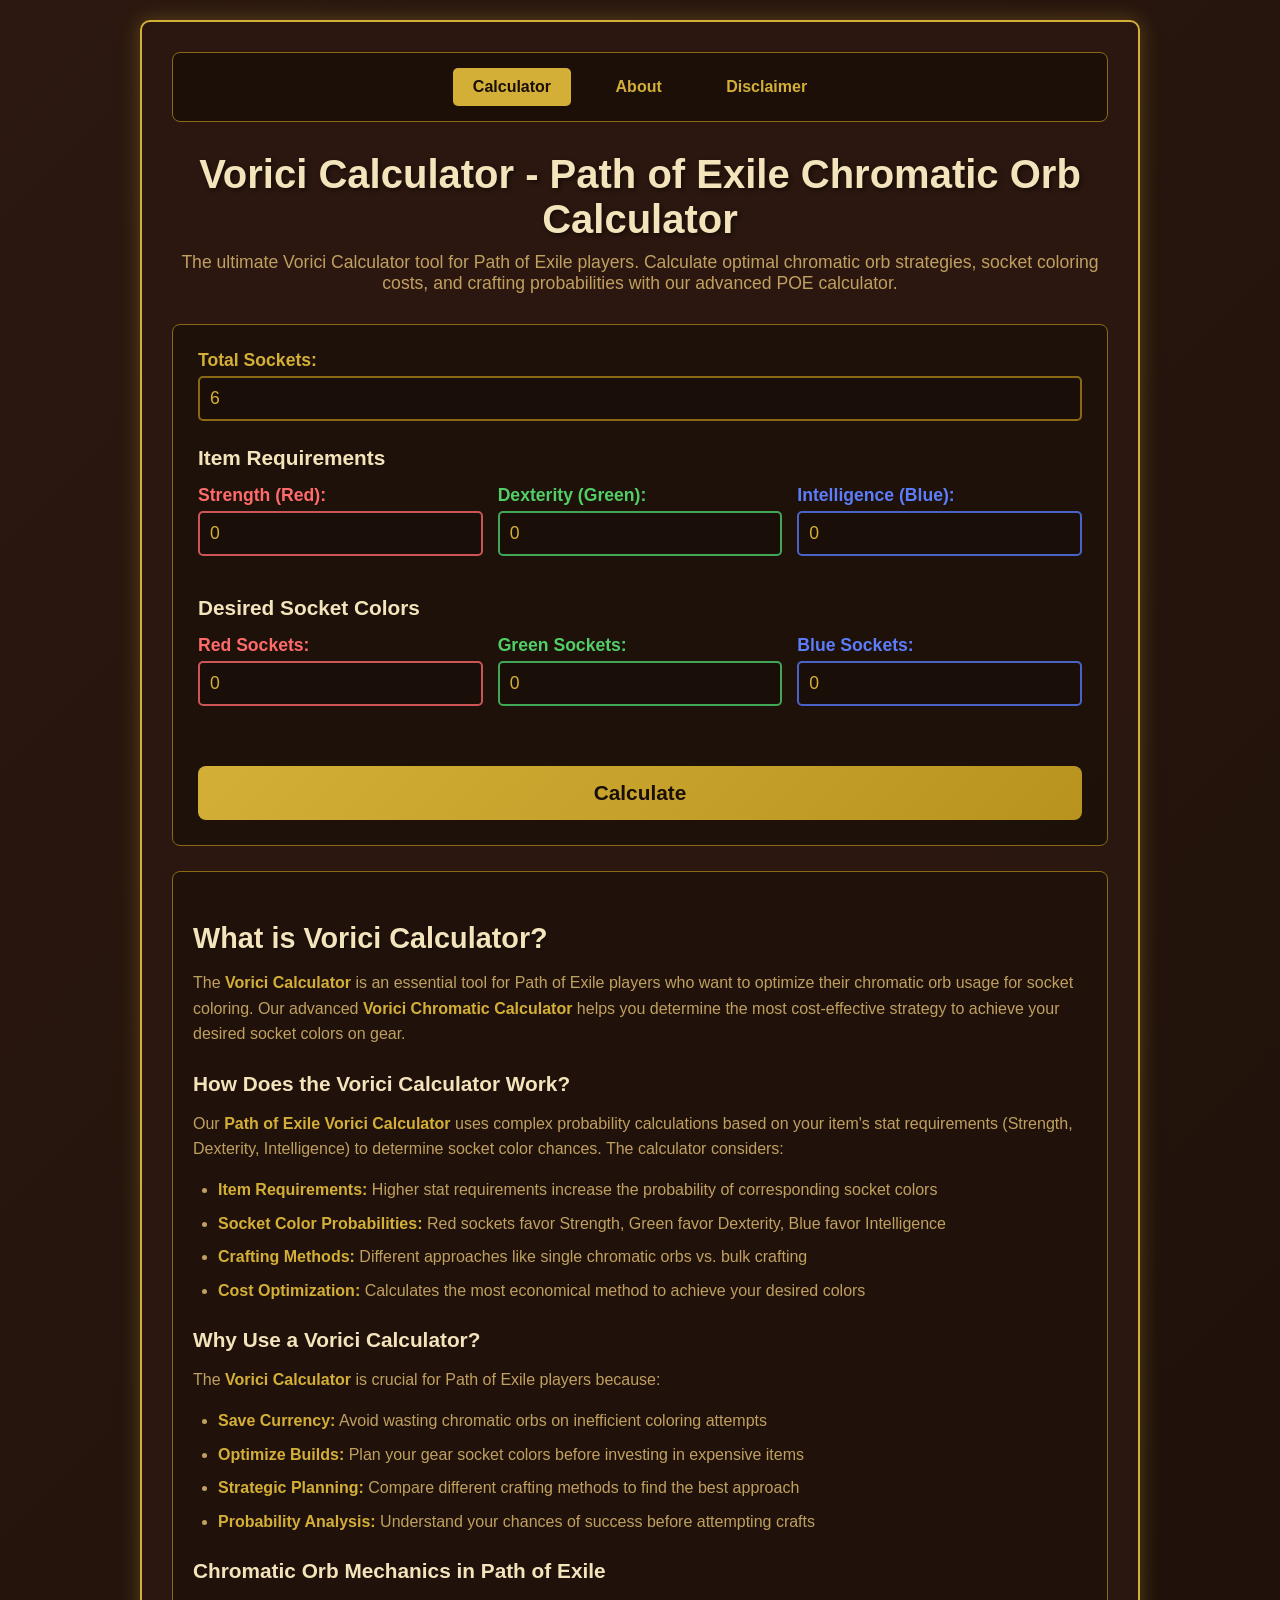
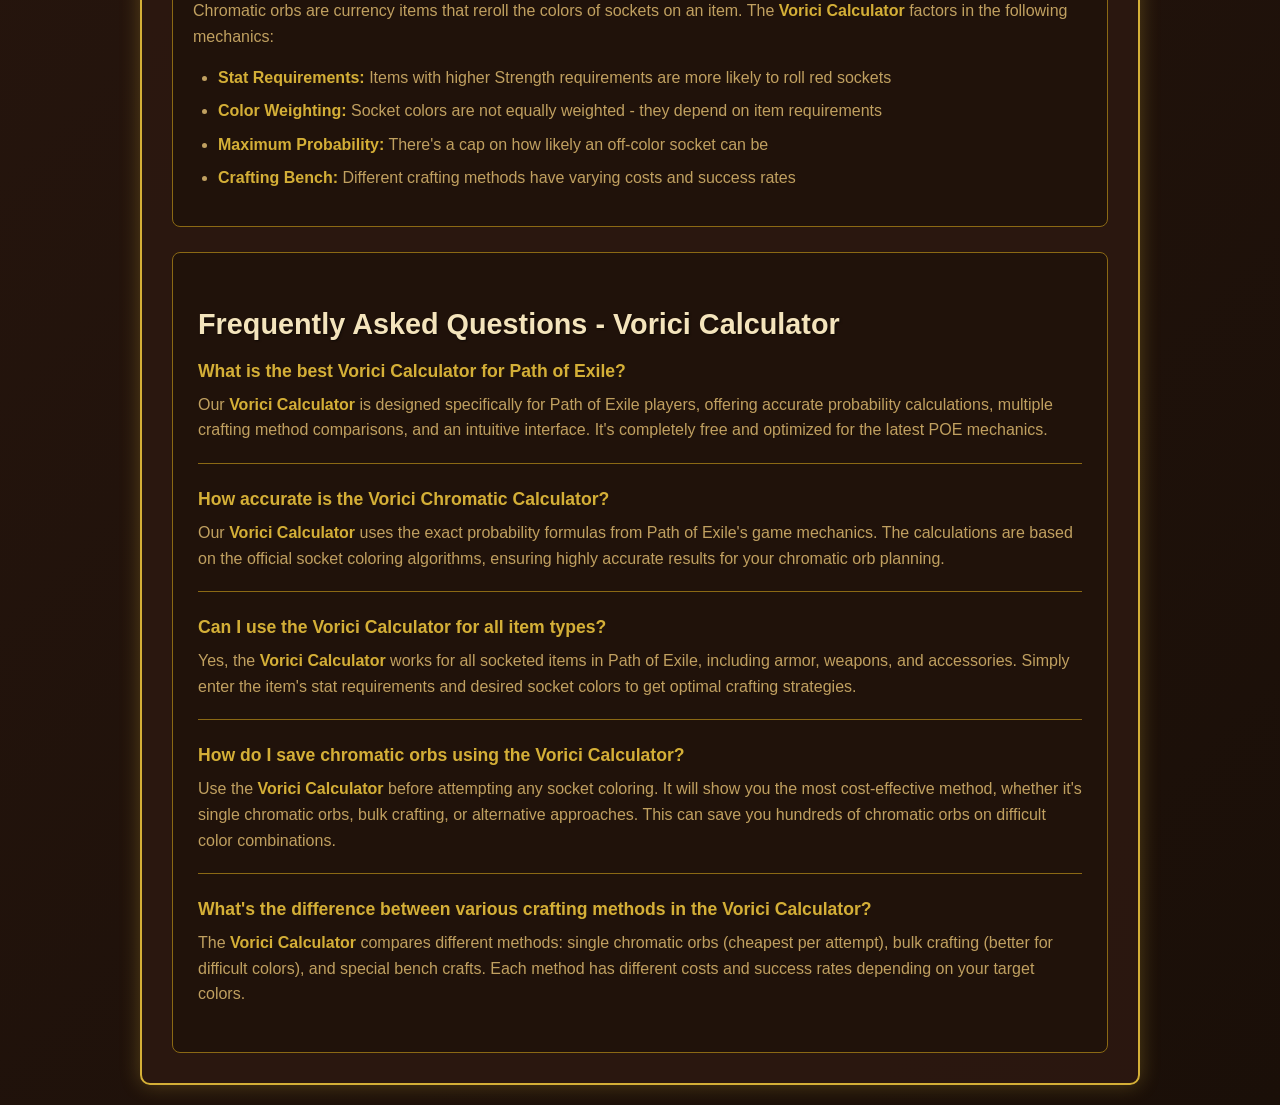
<file: index.html>
<!DOCTYPE html>
<html lang="en">
<head>
    <meta charset="UTF-8">
    <meta name="viewport" content="width=device-width, initial-scale=1.0">
    <title>Vorici Calculator - Best Path of Exile Chromatic Orb Calculator Tool</title>
    <meta name="description" content="Free Vorici Calculator for Path of Exile players. Calculate optimal chromatic orb strategies, socket coloring costs, and crafting probabilities. Best POE Vorici Chromatic Calculator online.">
    <meta name="keywords" content="Vorici Calculator, Path of Exile, chromatic orb calculator, POE calculator, socket coloring, vorici chromatic calculator, path of exile tools">
    <link rel="stylesheet" href="style.css">
</head>
<body>
    <div class="container">
        <nav class="navigation">
            <a href="index.html" class="nav-link active">Calculator</a>
            <a href="about.html" class="nav-link">About</a>
            <a href="disclaimer.html" class="nav-link">Disclaimer</a>
        </nav>
        
        <h1>Vorici Calculator - Path of Exile Chromatic Orb Calculator</h1>
        <p class="description">The ultimate Vorici Calculator tool for Path of Exile players. Calculate optimal chromatic orb strategies, socket coloring costs, and crafting probabilities with our advanced POE calculator.</p>
        
        <div class="input-section">
            <div class="input-group">
                <label for="totalSockets">Total Sockets:</label>
                <input type="number" id="totalSockets" min="1" max="6" value="6">
            </div>
            
            <div class="requirements-section">
                <h3>Item Requirements</h3>
                <div class="requirement-inputs">
                    <div class="input-group red">
                        <label for="strReq">Strength (Red):</label>
                        <input type="number" id="strReq" min="0" value="0">
                    </div>
                    <div class="input-group green">
                        <label for="dexReq">Dexterity (Green):</label>
                        <input type="number" id="dexReq" min="0" value="0">
                    </div>
                    <div class="input-group blue">
                        <label for="intReq">Intelligence (Blue):</label>
                        <input type="number" id="intReq" min="0" value="0">
                    </div>
                </div>
            </div>
            
            <div class="desired-section">
                <h3>Desired Socket Colors</h3>
                <div class="desired-inputs">
                    <div class="input-group red">
                        <label for="redSockets">Red Sockets:</label>
                        <input type="number" id="redSockets" min="0" max="6" value="0">
                    </div>
                    <div class="input-group green">
                        <label for="greenSockets">Green Sockets:</label>
                        <input type="number" id="greenSockets" min="0" max="6" value="0">
                    </div>
                    <div class="input-group blue">
                        <label for="blueSockets">Blue Sockets:</label>
                        <input type="number" id="blueSockets" min="0" max="6" value="0">
                    </div>
                </div>
            </div>
            
            <button id="calculateBtn" class="calculate-btn">Calculate</button>
        </div>
        
        <div class="results-section" id="resultsSection" style="display: none;">
            <h3>Results</h3>
            <table id="resultsTable">
                <thead>
                    <tr>
                        <th>Craft Type</th>
                        <th>Average Cost</th>
                        <th>Success Chance</th>
                        <th>Average Attempts</th>
                        <th>Cost per Try</th>
                    </tr>
                </thead>
                <tbody id="resultsBody">
                </tbody>
            </table>
        </div>
        
        <div class="info-section">
            <h2>What is Vorici Calculator?</h2>
            <p>The <strong>Vorici Calculator</strong> is an essential tool for Path of Exile players who want to optimize their chromatic orb usage for socket coloring. Our advanced <strong>Vorici Chromatic Calculator</strong> helps you determine the most cost-effective strategy to achieve your desired socket colors on gear.</p>
            
            <h3>How Does the Vorici Calculator Work?</h3>
            <p>Our <strong>Path of Exile Vorici Calculator</strong> uses complex probability calculations based on your item's stat requirements (Strength, Dexterity, Intelligence) to determine socket color chances. The calculator considers:</p>
            <ul>
                <li><strong>Item Requirements:</strong> Higher stat requirements increase the probability of corresponding socket colors</li>
                <li><strong>Socket Color Probabilities:</strong> Red sockets favor Strength, Green favor Dexterity, Blue favor Intelligence</li>
                <li><strong>Crafting Methods:</strong> Different approaches like single chromatic orbs vs. bulk crafting</li>
                <li><strong>Cost Optimization:</strong> Calculates the most economical method to achieve your desired colors</li>
            </ul>
            
            <h3>Why Use a Vorici Calculator?</h3>
            <p>The <strong>Vorici Calculator</strong> is crucial for Path of Exile players because:</p>
            <ul>
                <li><strong>Save Currency:</strong> Avoid wasting chromatic orbs on inefficient coloring attempts</li>
                <li><strong>Optimize Builds:</strong> Plan your gear socket colors before investing in expensive items</li>
                <li><strong>Strategic Planning:</strong> Compare different crafting methods to find the best approach</li>
                <li><strong>Probability Analysis:</strong> Understand your chances of success before attempting crafts</li>
            </ul>
            
            <h3>Chromatic Orb Mechanics in Path of Exile</h3>
            <p>Chromatic orbs are currency items that reroll the colors of sockets on an item. The <strong>Vorici Calculator</strong> factors in the following mechanics:</p>
            <ul>
                <li><strong>Stat Requirements:</strong> Items with higher Strength requirements are more likely to roll red sockets</li>
                <li><strong>Color Weighting:</strong> Socket colors are not equally weighted - they depend on item requirements</li>
                <li><strong>Maximum Probability:</strong> There's a cap on how likely an off-color socket can be</li>
                <li><strong>Crafting Bench:</strong> Different crafting methods have varying costs and success rates</li>
            </ul>
        </div>
        
        <div class="faq-section">
            <h2>Frequently Asked Questions - Vorici Calculator</h2>
            
            <div class="faq-item">
                <h4>What is the best Vorici Calculator for Path of Exile?</h4>
                <p>Our <strong>Vorici Calculator</strong> is designed specifically for Path of Exile players, offering accurate probability calculations, multiple crafting method comparisons, and an intuitive interface. It's completely free and optimized for the latest POE mechanics.</p>
            </div>
            
            <div class="faq-item">
                <h4>How accurate is the Vorici Chromatic Calculator?</h4>
                <p>Our <strong>Vorici Calculator</strong> uses the exact probability formulas from Path of Exile's game mechanics. The calculations are based on the official socket coloring algorithms, ensuring highly accurate results for your chromatic orb planning.</p>
            </div>
            
            <div class="faq-item">
                <h4>Can I use the Vorici Calculator for all item types?</h4>
                <p>Yes, the <strong>Vorici Calculator</strong> works for all socketed items in Path of Exile, including armor, weapons, and accessories. Simply enter the item's stat requirements and desired socket colors to get optimal crafting strategies.</p>
            </div>
            
            <div class="faq-item">
                <h4>How do I save chromatic orbs using the Vorici Calculator?</h4>
                <p>Use the <strong>Vorici Calculator</strong> before attempting any socket coloring. It will show you the most cost-effective method, whether it's single chromatic orbs, bulk crafting, or alternative approaches. This can save you hundreds of chromatic orbs on difficult color combinations.</p>
            </div>
            
            <div class="faq-item">
                <h4>What's the difference between various crafting methods in the Vorici Calculator?</h4>
                <p>The <strong>Vorici Calculator</strong> compares different methods: single chromatic orbs (cheapest per attempt), bulk crafting (better for difficult colors), and special bench crafts. Each method has different costs and success rates depending on your target colors.</p>
            </div>
        </div>
    </div>
    
    <script src="calculator.js"></script>
</body>
</html>
</file>
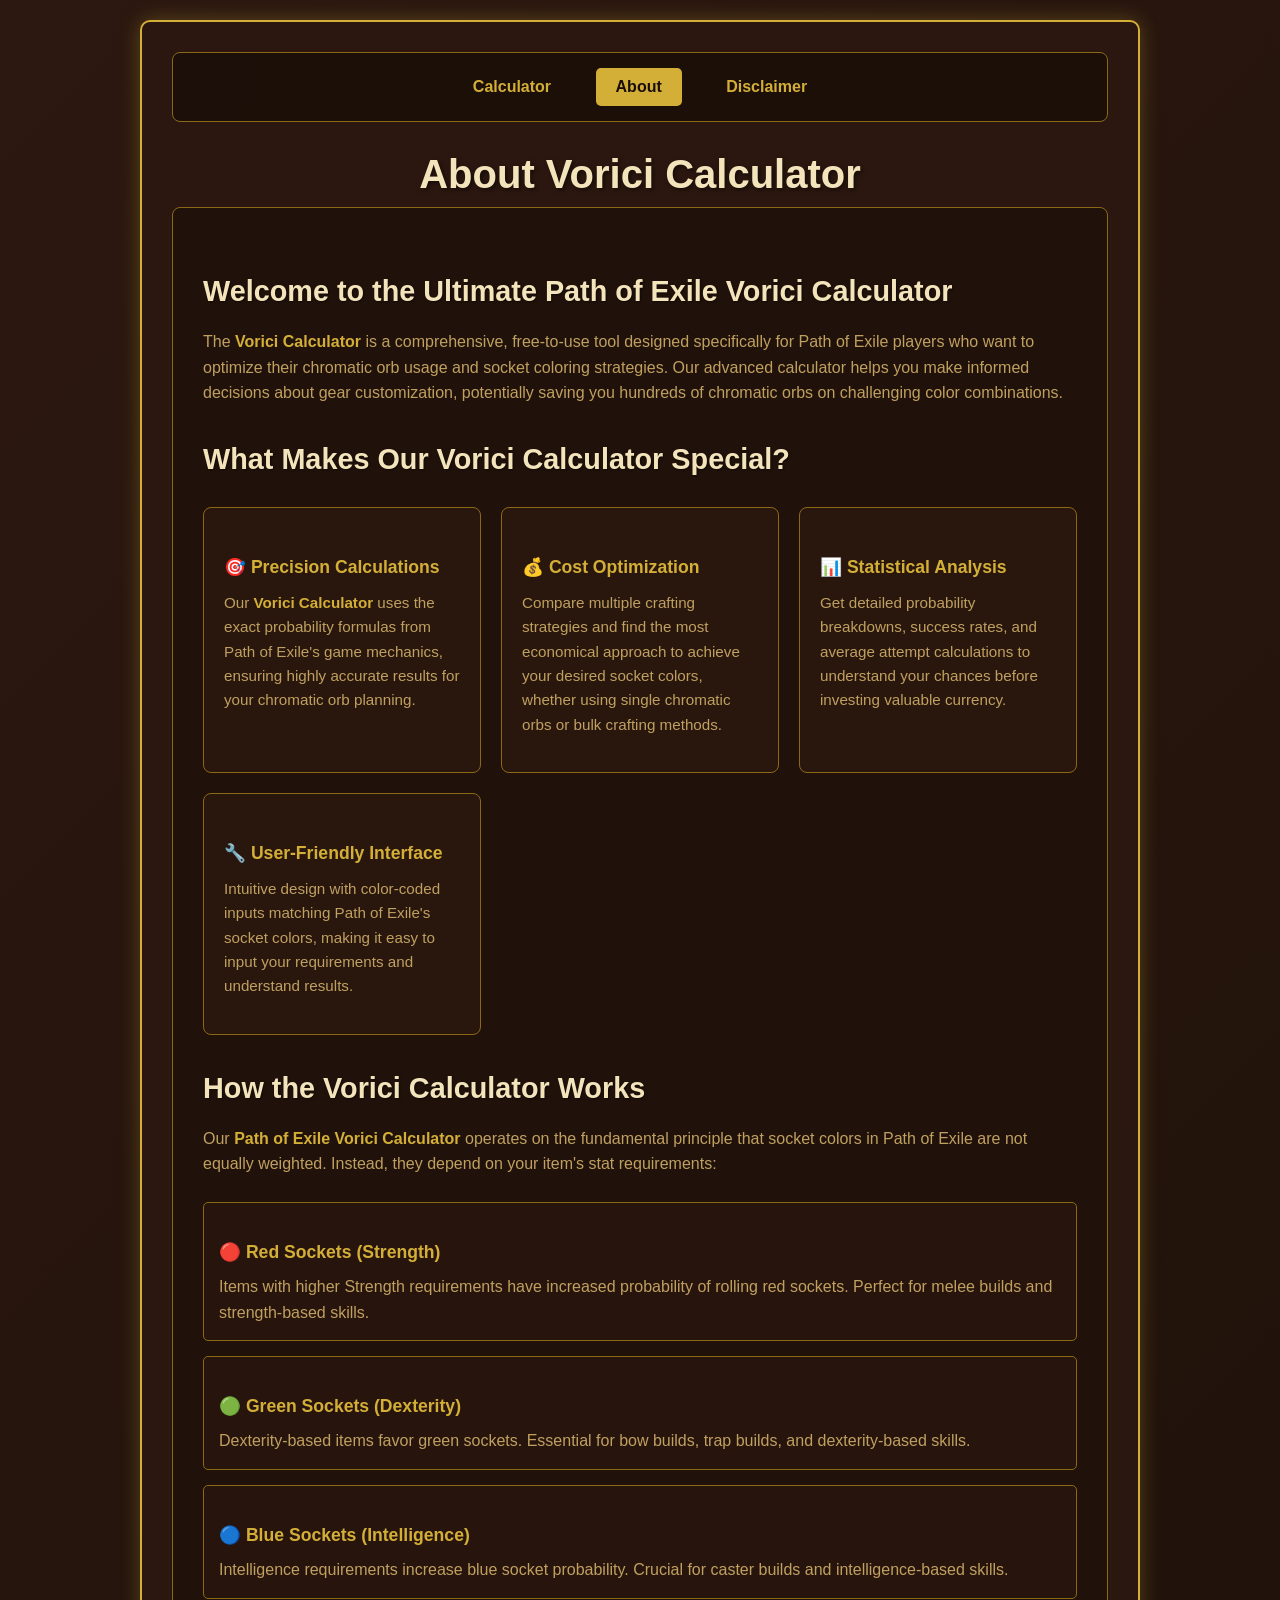
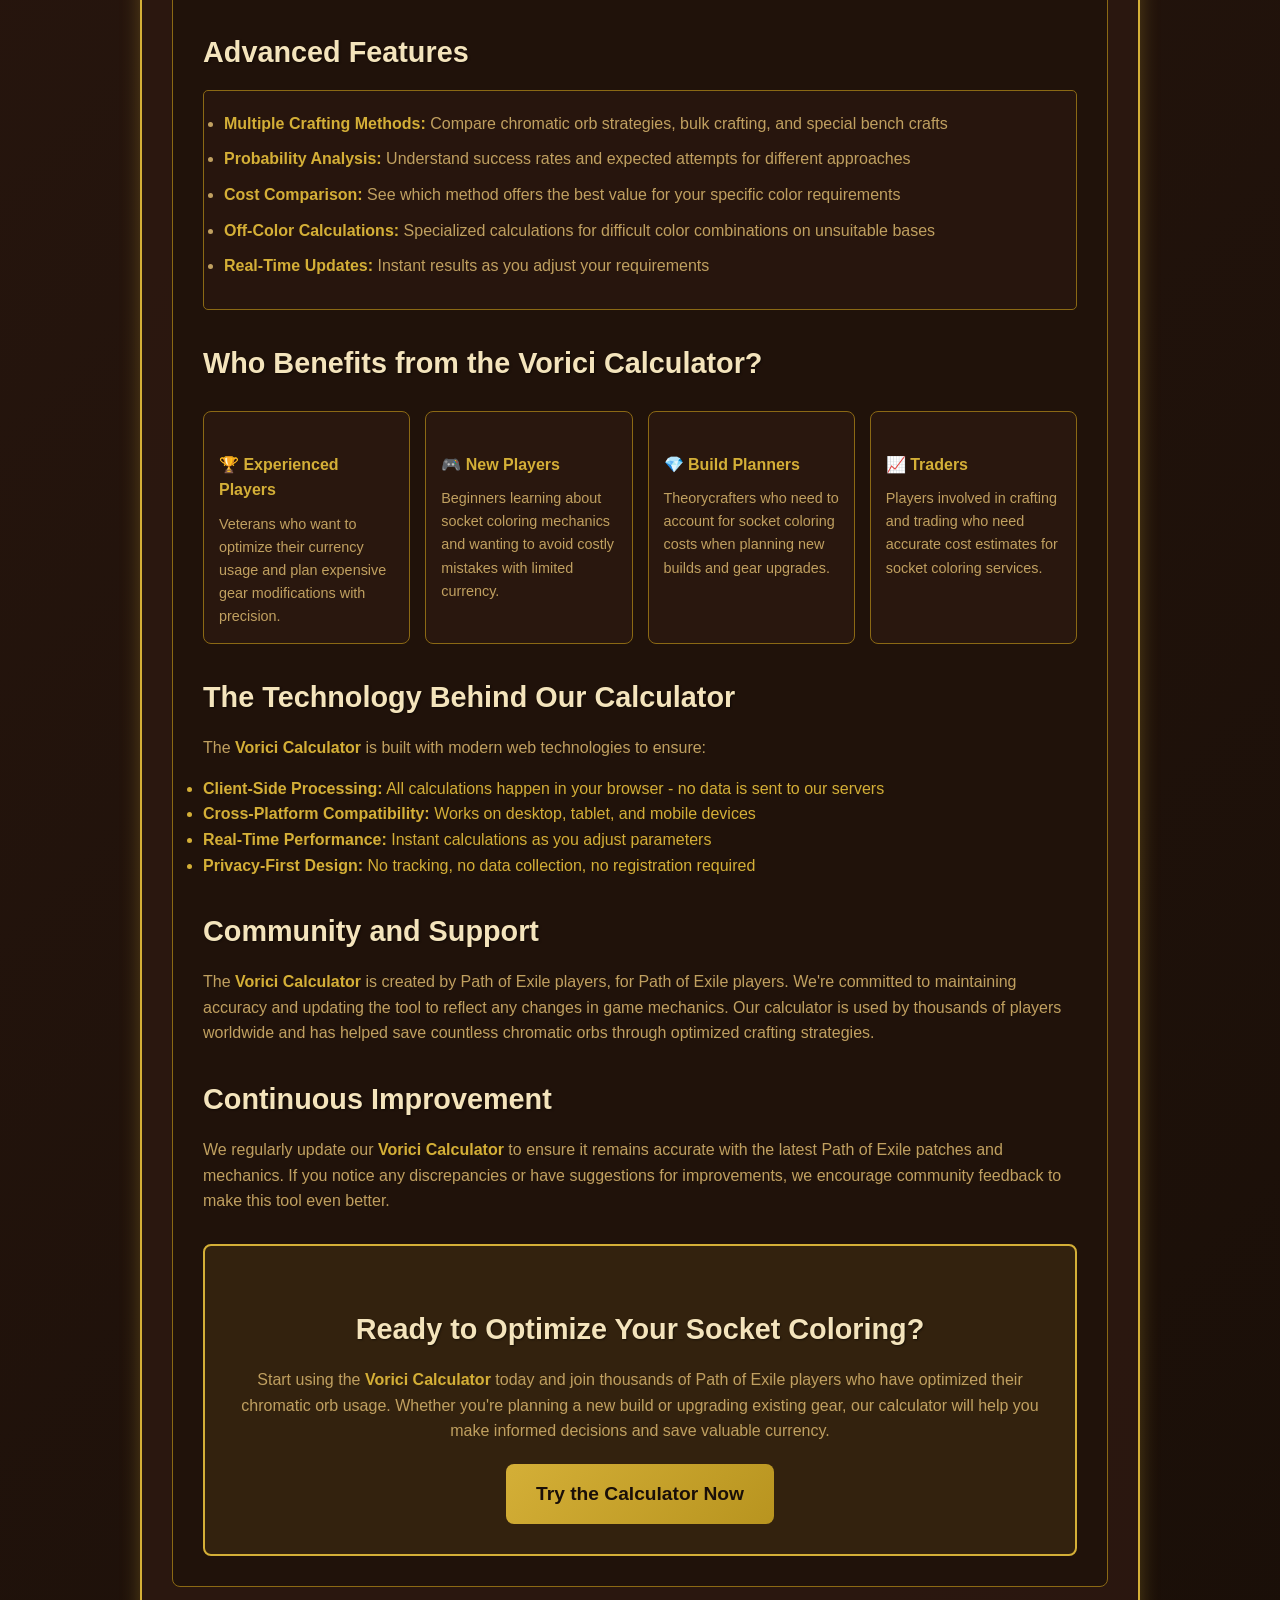
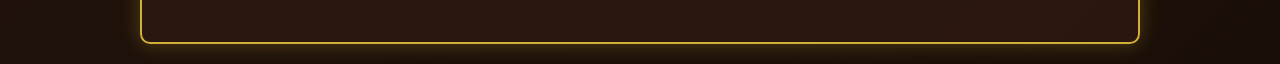
<file: about.html>
<!DOCTYPE html>
<html lang="en">
<head>
    <meta charset="UTF-8">
    <meta name="viewport" content="width=device-width, initial-scale=1.0">
    <title>About - Vorici Calculator for Path of Exile</title>
    <meta name="description" content="Learn about the Vorici Calculator - the ultimate Path of Exile tool for chromatic orb optimization and socket coloring strategies.">
    <link rel="stylesheet" href="style.css">
</head>
<body>
    <div class="container">
        <nav class="navigation">
            <a href="index.html" class="nav-link">Calculator</a>
            <a href="about.html" class="nav-link active">About</a>
            <a href="disclaimer.html" class="nav-link">Disclaimer</a>
        </nav>
        
        <h1>About Vorici Calculator</h1>
        
        <div class="about-section">
            <h2>Welcome to the Ultimate Path of Exile Vorici Calculator</h2>
            <p>The <strong>Vorici Calculator</strong> is a comprehensive, free-to-use tool designed specifically for Path of Exile players who want to optimize their chromatic orb usage and socket coloring strategies. Our advanced calculator helps you make informed decisions about gear customization, potentially saving you hundreds of chromatic orbs on challenging color combinations.</p>
            
            <h2>What Makes Our Vorici Calculator Special?</h2>
            <div class="feature-grid">
                <div class="feature-item">
                    <h3>🎯 Precision Calculations</h3>
                    <p>Our <strong>Vorici Calculator</strong> uses the exact probability formulas from Path of Exile's game mechanics, ensuring highly accurate results for your chromatic orb planning.</p>
                </div>
                
                <div class="feature-item">
                    <h3>💰 Cost Optimization</h3>
                    <p>Compare multiple crafting strategies and find the most economical approach to achieve your desired socket colors, whether using single chromatic orbs or bulk crafting methods.</p>
                </div>
                
                <div class="feature-item">
                    <h3>📊 Statistical Analysis</h3>
                    <p>Get detailed probability breakdowns, success rates, and average attempt calculations to understand your chances before investing valuable currency.</p>
                </div>
                
                <div class="feature-item">
                    <h3>🔧 User-Friendly Interface</h3>
                    <p>Intuitive design with color-coded inputs matching Path of Exile's socket colors, making it easy to input your requirements and understand results.</p>
                </div>
            </div>
            
            <h2>How the Vorici Calculator Works</h2>
            <p>Our <strong>Path of Exile Vorici Calculator</strong> operates on the fundamental principle that socket colors in Path of Exile are not equally weighted. Instead, they depend on your item's stat requirements:</p>
            
            <div class="mechanics-explanation">
                <div class="mechanic-item">
                    <h4>🔴 Red Sockets (Strength)</h4>
                    <p>Items with higher Strength requirements have increased probability of rolling red sockets. Perfect for melee builds and strength-based skills.</p>
                </div>
                
                <div class="mechanic-item">
                    <h4>🟢 Green Sockets (Dexterity)</h4>
                    <p>Dexterity-based items favor green sockets. Essential for bow builds, trap builds, and dexterity-based skills.</p>
                </div>
                
                <div class="mechanic-item">
                    <h4>🔵 Blue Sockets (Intelligence)</h4>
                    <p>Intelligence requirements increase blue socket probability. Crucial for caster builds and intelligence-based skills.</p>
                </div>
            </div>
            
            <h2>Advanced Features</h2>
            <ul class="feature-list">
                <li><strong>Multiple Crafting Methods:</strong> Compare chromatic orb strategies, bulk crafting, and special bench crafts</li>
                <li><strong>Probability Analysis:</strong> Understand success rates and expected attempts for different approaches</li>
                <li><strong>Cost Comparison:</strong> See which method offers the best value for your specific color requirements</li>
                <li><strong>Off-Color Calculations:</strong> Specialized calculations for difficult color combinations on unsuitable bases</li>
                <li><strong>Real-Time Updates:</strong> Instant results as you adjust your requirements</li>
            </ul>
            
            <h2>Who Benefits from the Vorici Calculator?</h2>
            
            <div class="user-types">
                <div class="user-type">
                    <h3>🏆 Experienced Players</h3>
                    <p>Veterans who want to optimize their currency usage and plan expensive gear modifications with precision.</p>
                </div>
                
                <div class="user-type">
                    <h3>🎮 New Players</h3>
                    <p>Beginners learning about socket coloring mechanics and wanting to avoid costly mistakes with limited currency.</p>
                </div>
                
                <div class="user-type">
                    <h3>💎 Build Planners</h3>
                    <p>Theorycrafters who need to account for socket coloring costs when planning new builds and gear upgrades.</p>
                </div>
                
                <div class="user-type">
                    <h3>📈 Traders</h3>
                    <p>Players involved in crafting and trading who need accurate cost estimates for socket coloring services.</p>
                </div>
            </div>
            
            <h2>The Technology Behind Our Calculator</h2>
            <p>The <strong>Vorici Calculator</strong> is built with modern web technologies to ensure:</p>
            <ul>
                <li><strong>Client-Side Processing:</strong> All calculations happen in your browser - no data is sent to our servers</li>
                <li><strong>Cross-Platform Compatibility:</strong> Works on desktop, tablet, and mobile devices</li>
                <li><strong>Real-Time Performance:</strong> Instant calculations as you adjust parameters</li>
                <li><strong>Privacy-First Design:</strong> No tracking, no data collection, no registration required</li>
            </ul>
            
            <h2>Community and Support</h2>
            <p>The <strong>Vorici Calculator</strong> is created by Path of Exile players, for Path of Exile players. We're committed to maintaining accuracy and updating the tool to reflect any changes in game mechanics. Our calculator is used by thousands of players worldwide and has helped save countless chromatic orbs through optimized crafting strategies.</p>
            
            <h2>Continuous Improvement</h2>
            <p>We regularly update our <strong>Vorici Calculator</strong> to ensure it remains accurate with the latest Path of Exile patches and mechanics. If you notice any discrepancies or have suggestions for improvements, we encourage community feedback to make this tool even better.</p>
            
            <div class="call-to-action">
                <h2>Ready to Optimize Your Socket Coloring?</h2>
                <p>Start using the <strong>Vorici Calculator</strong> today and join thousands of Path of Exile players who have optimized their chromatic orb usage. Whether you're planning a new build or upgrading existing gear, our calculator will help you make informed decisions and save valuable currency.</p>
                <a href="index.html" class="cta-button">Try the Calculator Now</a>
            </div>
        </div>
    </div>
</body>
</html>
</file>
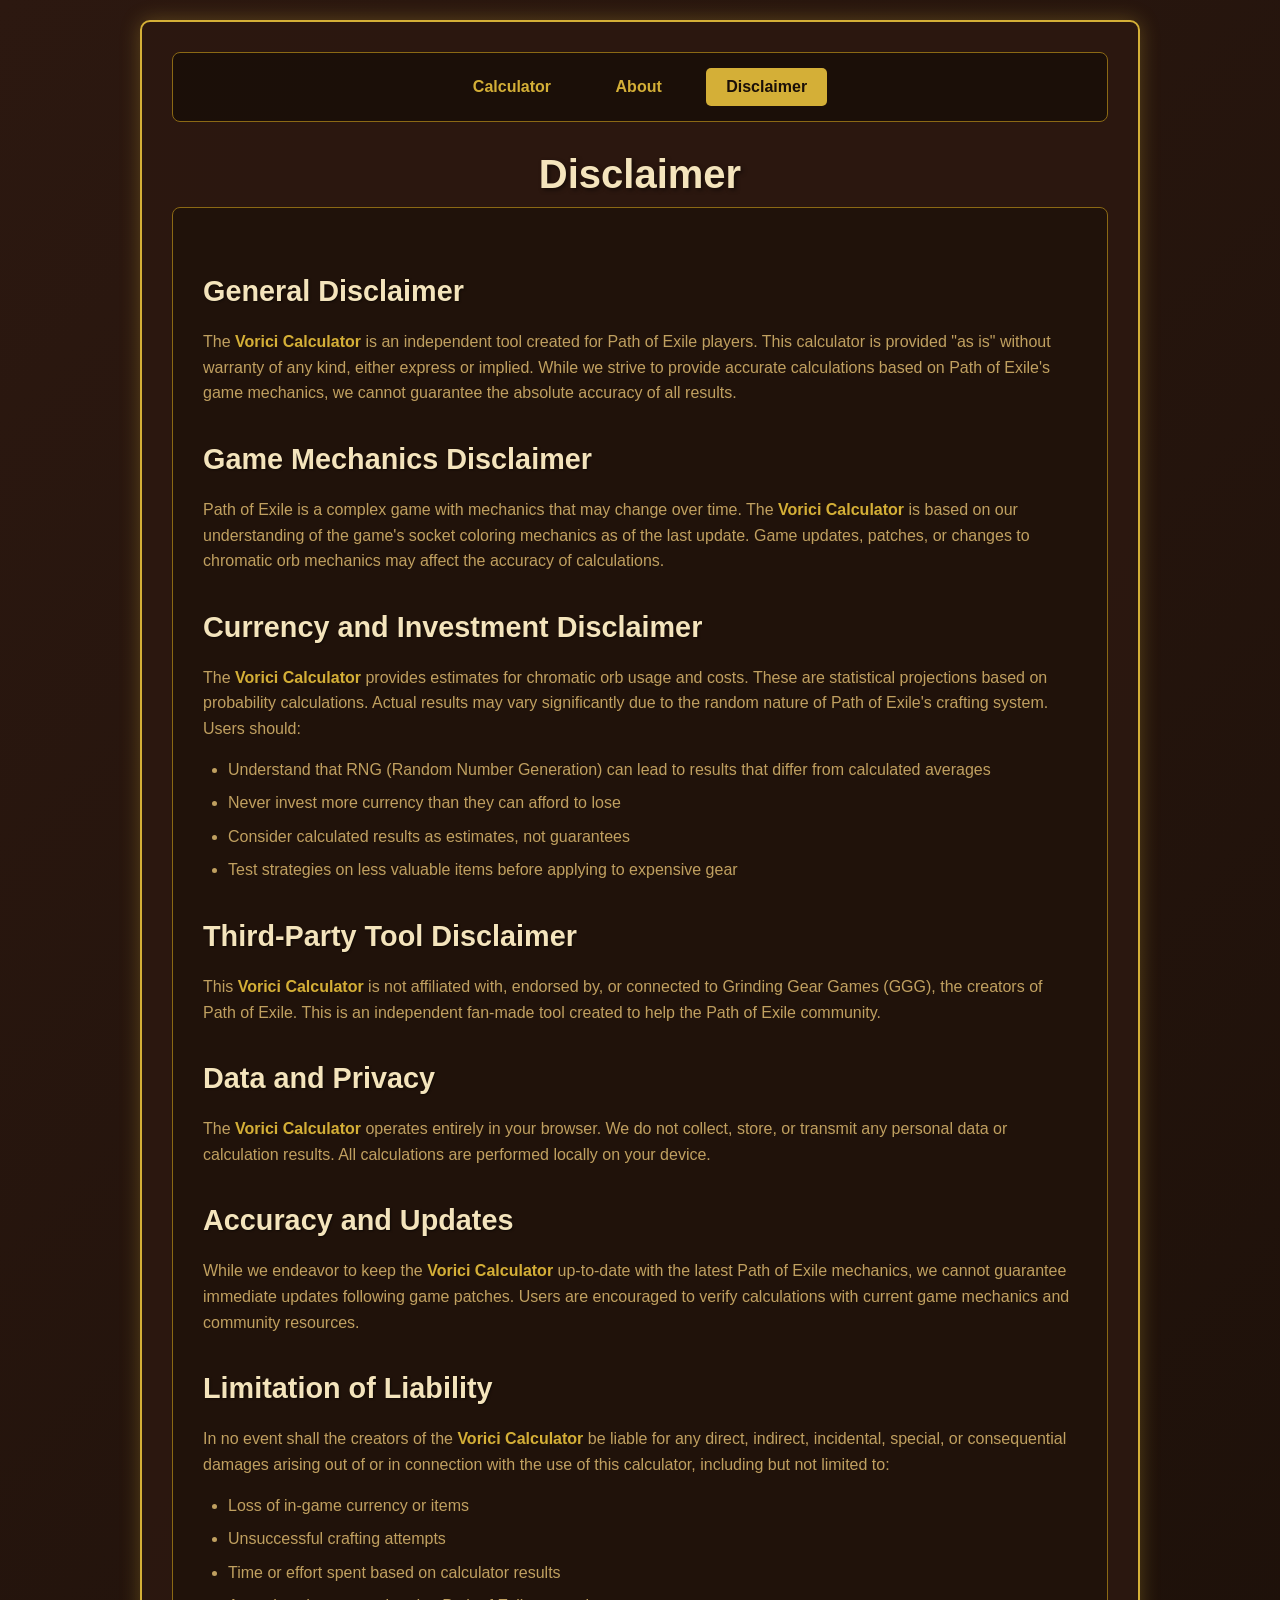
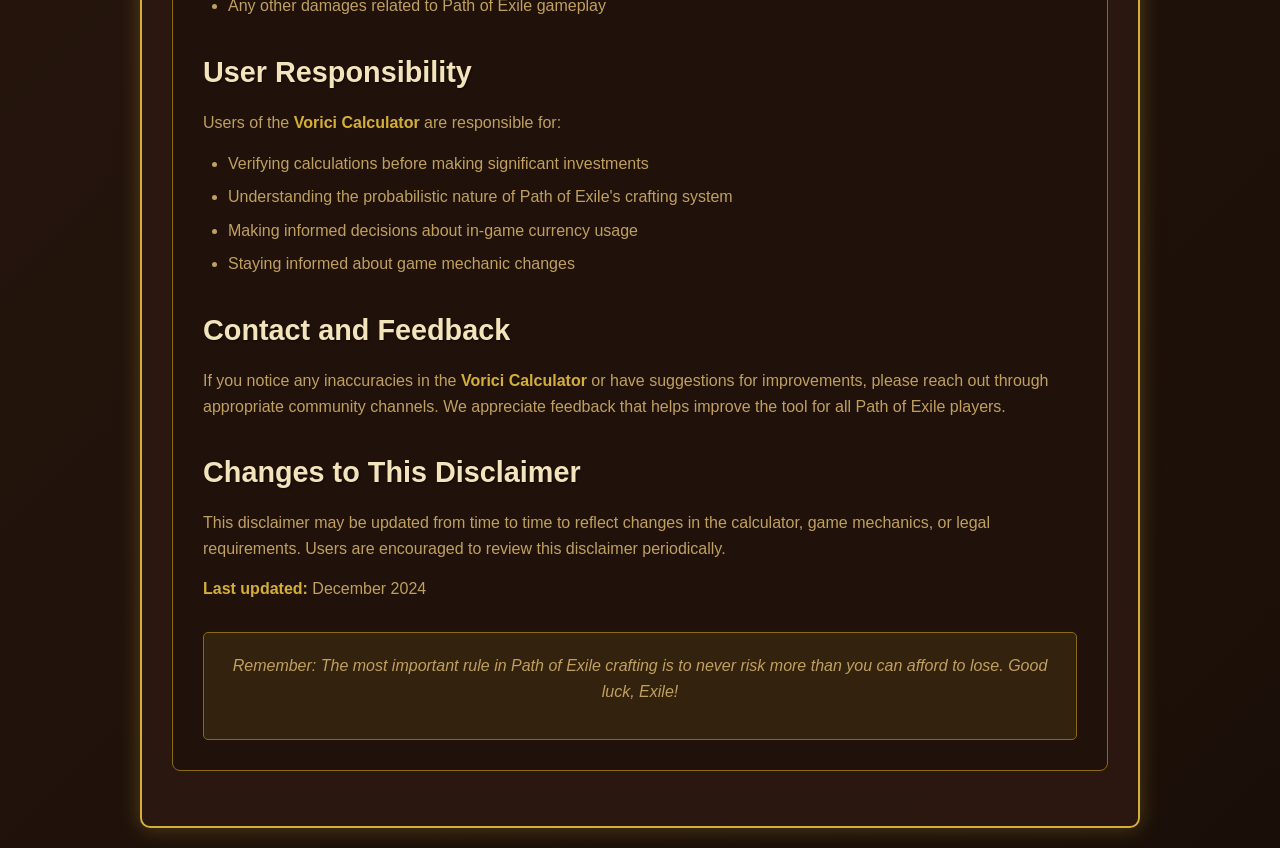
<file: disclaimer.html>
<!DOCTYPE html>
<html lang="en">
<head>
    <meta charset="UTF-8">
    <meta name="viewport" content="width=device-width, initial-scale=1.0">
    <title>Disclaimer - Vorici Calculator</title>
    <meta name="description" content="Disclaimer and terms of use for the Vorici Calculator. Important information about Path of Exile calculator usage and limitations.">
    <link rel="stylesheet" href="style.css">
</head>
<body>
    <div class="container">
        <nav class="navigation">
            <a href="index.html" class="nav-link">Calculator</a>
            <a href="about.html" class="nav-link">About</a>
            <a href="disclaimer.html" class="nav-link active">Disclaimer</a>
        </nav>
        
        <h1>Disclaimer</h1>
        
        <div class="disclaimer-section">
            <h2>General Disclaimer</h2>
            <p>The <strong>Vorici Calculator</strong> is an independent tool created for Path of Exile players. This calculator is provided "as is" without warranty of any kind, either express or implied. While we strive to provide accurate calculations based on Path of Exile's game mechanics, we cannot guarantee the absolute accuracy of all results.</p>
            
            <h2>Game Mechanics Disclaimer</h2>
            <p>Path of Exile is a complex game with mechanics that may change over time. The <strong>Vorici Calculator</strong> is based on our understanding of the game's socket coloring mechanics as of the last update. Game updates, patches, or changes to chromatic orb mechanics may affect the accuracy of calculations.</p>
            
            <h2>Currency and Investment Disclaimer</h2>
            <p>The <strong>Vorici Calculator</strong> provides estimates for chromatic orb usage and costs. These are statistical projections based on probability calculations. Actual results may vary significantly due to the random nature of Path of Exile's crafting system. Users should:</p>
            <ul>
                <li>Understand that RNG (Random Number Generation) can lead to results that differ from calculated averages</li>
                <li>Never invest more currency than they can afford to lose</li>
                <li>Consider calculated results as estimates, not guarantees</li>
                <li>Test strategies on less valuable items before applying to expensive gear</li>
            </ul>
            
            <h2>Third-Party Tool Disclaimer</h2>
            <p>This <strong>Vorici Calculator</strong> is not affiliated with, endorsed by, or connected to Grinding Gear Games (GGG), the creators of Path of Exile. This is an independent fan-made tool created to help the Path of Exile community.</p>
            
            <h2>Data and Privacy</h2>
            <p>The <strong>Vorici Calculator</strong> operates entirely in your browser. We do not collect, store, or transmit any personal data or calculation results. All calculations are performed locally on your device.</p>
            
            <h2>Accuracy and Updates</h2>
            <p>While we endeavor to keep the <strong>Vorici Calculator</strong> up-to-date with the latest Path of Exile mechanics, we cannot guarantee immediate updates following game patches. Users are encouraged to verify calculations with current game mechanics and community resources.</p>
            
            <h2>Limitation of Liability</h2>
            <p>In no event shall the creators of the <strong>Vorici Calculator</strong> be liable for any direct, indirect, incidental, special, or consequential damages arising out of or in connection with the use of this calculator, including but not limited to:</p>
            <ul>
                <li>Loss of in-game currency or items</li>
                <li>Unsuccessful crafting attempts</li>
                <li>Time or effort spent based on calculator results</li>
                <li>Any other damages related to Path of Exile gameplay</li>
            </ul>
            
            <h2>User Responsibility</h2>
            <p>Users of the <strong>Vorici Calculator</strong> are responsible for:</p>
            <ul>
                <li>Verifying calculations before making significant investments</li>
                <li>Understanding the probabilistic nature of Path of Exile's crafting system</li>
                <li>Making informed decisions about in-game currency usage</li>
                <li>Staying informed about game mechanic changes</li>
            </ul>
            
            <h2>Contact and Feedback</h2>
            <p>If you notice any inaccuracies in the <strong>Vorici Calculator</strong> or have suggestions for improvements, please reach out through appropriate community channels. We appreciate feedback that helps improve the tool for all Path of Exile players.</p>
            
            <h2>Changes to This Disclaimer</h2>
            <p>This disclaimer may be updated from time to time to reflect changes in the calculator, game mechanics, or legal requirements. Users are encouraged to review this disclaimer periodically.</p>
            
            <p><strong>Last updated:</strong> December 2024</p>
            
            <div class="disclaimer-footer">
                <p><em>Remember: The most important rule in Path of Exile crafting is to never risk more than you can afford to lose. Good luck, Exile!</em></p>
            </div>
        </div>
    </div>
</body>
</html>
</file>
<file: style.css>
* {
    margin: 0;
    padding: 0;
    box-sizing: border-box;
}

body {
    font-family: 'Segoe UI', Tahoma, Geneva, Verdana, sans-serif;
    background: linear-gradient(135deg, #2c1810 0%, #1a0f08 100%);
    color: #d4af37;
    min-height: 100vh;
    padding: 20px;
}

.container {
    max-width: 1000px;
    margin: 0 auto;
    background: rgba(44, 24, 16, 0.9);
    border: 2px solid #d4af37;
    border-radius: 10px;
    padding: 30px;
    box-shadow: 0 0 20px rgba(212, 175, 55, 0.3);
}

h1 {
    text-align: center;
    font-size: 2.5em;
    margin-bottom: 10px;
    text-shadow: 2px 2px 4px rgba(0, 0, 0, 0.5);
    color: #f4e4bc;
}

.description {
    text-align: center;
    margin-bottom: 30px;
    font-size: 1.1em;
    color: #c0a060;
}

.input-section {
    background: rgba(26, 15, 8, 0.8);
    padding: 25px;
    border-radius: 8px;
    margin-bottom: 25px;
    border: 1px solid #8b6914;
}

.input-group {
    margin-bottom: 15px;
}

.input-group label {
    display: block;
    margin-bottom: 5px;
    font-weight: bold;
    font-size: 1.1em;
}

.input-group input {
    width: 100%;
    padding: 10px;
    border: 2px solid #8b6914;
    border-radius: 5px;
    background: #1a0f08;
    color: #d4af37;
    font-size: 1.1em;
}

.input-group input:focus {
    outline: none;
    border-color: #d4af37;
    box-shadow: 0 0 5px rgba(212, 175, 55, 0.5);
}

.requirements-section, .desired-section {
    margin: 25px 0;
}

.requirements-section h3, .desired-section h3 {
    margin-bottom: 15px;
    color: #f4e4bc;
    font-size: 1.3em;
}

.requirement-inputs, .desired-inputs {
    display: grid;
    grid-template-columns: repeat(auto-fit, minmax(200px, 1fr));
    gap: 15px;
}

.input-group.red label {
    color: #ff6b6b;
}

.input-group.red input {
    border-color: #cc5555;
}

.input-group.green label {
    color: #51cf66;
}

.input-group.green input {
    border-color: #41a656;
}

.input-group.blue label {
    color: #5c7cfa;
}

.input-group.blue input {
    border-color: #4963c8;
}

.calculate-btn {
    width: 100%;
    padding: 15px;
    font-size: 1.3em;
    font-weight: bold;
    background: linear-gradient(135deg, #d4af37 0%, #b8941f 100%);
    color: #1a0f08;
    border: none;
    border-radius: 8px;
    cursor: pointer;
    transition: all 0.3s ease;
    margin-top: 20px;
}

.calculate-btn:hover {
    background: linear-gradient(135deg, #f4cf47 0%, #d4af37 100%);
    transform: translateY(-2px);
    box-shadow: 0 5px 15px rgba(212, 175, 55, 0.4);
}

.results-section {
    background: rgba(26, 15, 8, 0.8);
    padding: 25px;
    border-radius: 8px;
    margin-bottom: 25px;
    border: 1px solid #8b6914;
}

.results-section h3 {
    margin-bottom: 20px;
    color: #f4e4bc;
    font-size: 1.3em;
}

table {
    width: 100%;
    border-collapse: collapse;
    background: #1a0f08;
    border-radius: 5px;
    overflow: hidden;
}

th, td {
    padding: 12px;
    text-align: left;
    border-bottom: 1px solid #8b6914;
}

th {
    background: #2c1810;
    color: #f4e4bc;
    font-weight: bold;
}

tr:hover {
    background: rgba(212, 175, 55, 0.1);
}

.info-section {
    background: rgba(26, 15, 8, 0.6);
    padding: 20px;
    border-radius: 8px;
    border: 1px solid #8b6914;
}

.info-section h3 {
    margin-bottom: 15px;
    color: #f4e4bc;
}

.info-section p {
    line-height: 1.6;
    color: #c0a060;
}

.cost-highlight {
    font-weight: bold;
    color: #d4af37;
}

.best-option {
    background: rgba(212, 175, 55, 0.2) !important;
}

h2 {
    color: #f4e4bc;
    font-size: 1.8em;
    margin: 30px 0 15px 0;
    text-shadow: 1px 1px 2px rgba(0, 0, 0, 0.5);
}

h3 {
    color: #f4e4bc;
    font-size: 1.3em;
    margin: 25px 0 15px 0;
}

h4 {
    color: #d4af37;
    font-size: 1.1em;
    margin: 20px 0 10px 0;
}

.info-section ul {
    margin: 15px 0;
    padding-left: 25px;
}

.info-section li {
    margin-bottom: 8px;
    line-height: 1.6;
    color: #c0a060;
}

.faq-section {
    background: rgba(26, 15, 8, 0.6);
    padding: 25px;
    border-radius: 8px;
    margin-top: 25px;
    border: 1px solid #8b6914;
}

.faq-item {
    margin-bottom: 25px;
    padding-bottom: 20px;
    border-bottom: 1px solid #8b6914;
}

.faq-item:last-child {
    border-bottom: none;
    margin-bottom: 0;
}

.faq-item p {
    line-height: 1.6;
    color: #c0a060;
}

strong {
    color: #d4af37;
    font-weight: bold;
}

.navigation {
    background: rgba(26, 15, 8, 0.9);
    padding: 15px;
    border-radius: 8px;
    margin-bottom: 30px;
    border: 1px solid #8b6914;
    text-align: center;
}

.nav-link {
    color: #d4af37;
    text-decoration: none;
    padding: 10px 20px;
    margin: 0 10px;
    border-radius: 5px;
    transition: all 0.3s ease;
    font-weight: bold;
    display: inline-block;
}

.nav-link:hover {
    background: rgba(212, 175, 55, 0.2);
    color: #f4e4bc;
}

.nav-link.active {
    background: #d4af37;
    color: #1a0f08;
}

.disclaimer-section {
    background: rgba(26, 15, 8, 0.6);
    padding: 30px;
    border-radius: 8px;
    margin-bottom: 25px;
    border: 1px solid #8b6914;
    line-height: 1.6;
}

.disclaimer-section h2 {
    color: #f4e4bc;
    margin-top: 30px;
    margin-bottom: 15px;
}

.disclaimer-section p {
    color: #c0a060;
    margin-bottom: 15px;
}

.disclaimer-section ul {
    margin: 15px 0;
    padding-left: 25px;
}

.disclaimer-section li {
    margin-bottom: 8px;
    color: #c0a060;
}

.disclaimer-footer {
    background: rgba(212, 175, 55, 0.1);
    padding: 20px;
    border-radius: 5px;
    margin-top: 30px;
    text-align: center;
    border: 1px solid #8b6914;
}

.about-section {
    background: rgba(26, 15, 8, 0.6);
    padding: 30px;
    border-radius: 8px;
    margin-bottom: 25px;
    border: 1px solid #8b6914;
    line-height: 1.6;
}

.about-section h2 {
    color: #f4e4bc;
    margin-top: 30px;
    margin-bottom: 15px;
}

.about-section p {
    color: #c0a060;
    margin-bottom: 15px;
}

.feature-grid {
    display: grid;
    grid-template-columns: repeat(auto-fit, minmax(250px, 1fr));
    gap: 20px;
    margin: 25px 0;
}

.feature-item {
    background: rgba(44, 24, 16, 0.8);
    padding: 20px;
    border-radius: 8px;
    border: 1px solid #8b6914;
}

.feature-item h3 {
    color: #d4af37;
    margin-bottom: 10px;
    font-size: 1.1em;
}

.feature-item p {
    color: #c0a060;
    font-size: 0.95em;
}

.mechanics-explanation {
    margin: 25px 0;
}

.mechanic-item {
    background: rgba(44, 24, 16, 0.6);
    padding: 15px;
    border-radius: 5px;
    margin-bottom: 15px;
    border: 1px solid #8b6914;
}

.mechanic-item h4 {
    color: #d4af37;
    margin-bottom: 8px;
}

.mechanic-item p {
    color: #c0a060;
    margin: 0;
}

.feature-list {
    background: rgba(44, 24, 16, 0.6);
    padding: 20px;
    border-radius: 5px;
    border: 1px solid #8b6914;
}

.feature-list li {
    color: #c0a060;
    margin-bottom: 10px;
}

.user-types {
    display: grid;
    grid-template-columns: repeat(auto-fit, minmax(200px, 1fr));
    gap: 15px;
    margin: 25px 0;
}

.user-type {
    background: rgba(44, 24, 16, 0.8);
    padding: 15px;
    border-radius: 8px;
    border: 1px solid #8b6914;
}

.user-type h3 {
    color: #d4af37;
    margin-bottom: 10px;
    font-size: 1em;
}

.user-type p {
    color: #c0a060;
    font-size: 0.9em;
    margin: 0;
}

.call-to-action {
    background: rgba(212, 175, 55, 0.1);
    padding: 30px;
    border-radius: 8px;
    text-align: center;
    border: 2px solid #d4af37;
    margin-top: 30px;
}

.call-to-action h2 {
    color: #f4e4bc;
    margin-bottom: 15px;
}

.call-to-action p {
    color: #c0a060;
    margin-bottom: 20px;
}

.cta-button {
    background: linear-gradient(135deg, #d4af37 0%, #b8941f 100%);
    color: #1a0f08;
    padding: 15px 30px;
    border: none;
    border-radius: 8px;
    font-size: 1.2em;
    font-weight: bold;
    text-decoration: none;
    display: inline-block;
    transition: all 0.3s ease;
}

.cta-button:hover {
    background: linear-gradient(135deg, #f4cf47 0%, #d4af37 100%);
    transform: translateY(-2px);
    box-shadow: 0 5px 15px rgba(212, 175, 55, 0.4);
}

@media (max-width: 600px) {
    .container {
        padding: 20px;
    }
    
    h1 {
        font-size: 2em;
    }
    
    h2 {
        font-size: 1.5em;
    }
    
    .requirement-inputs, .desired-inputs {
        grid-template-columns: 1fr;
    }
    
    table {
        font-size: 0.9em;
    }
    
    th, td {
        padding: 8px;
    }
}
</file>
